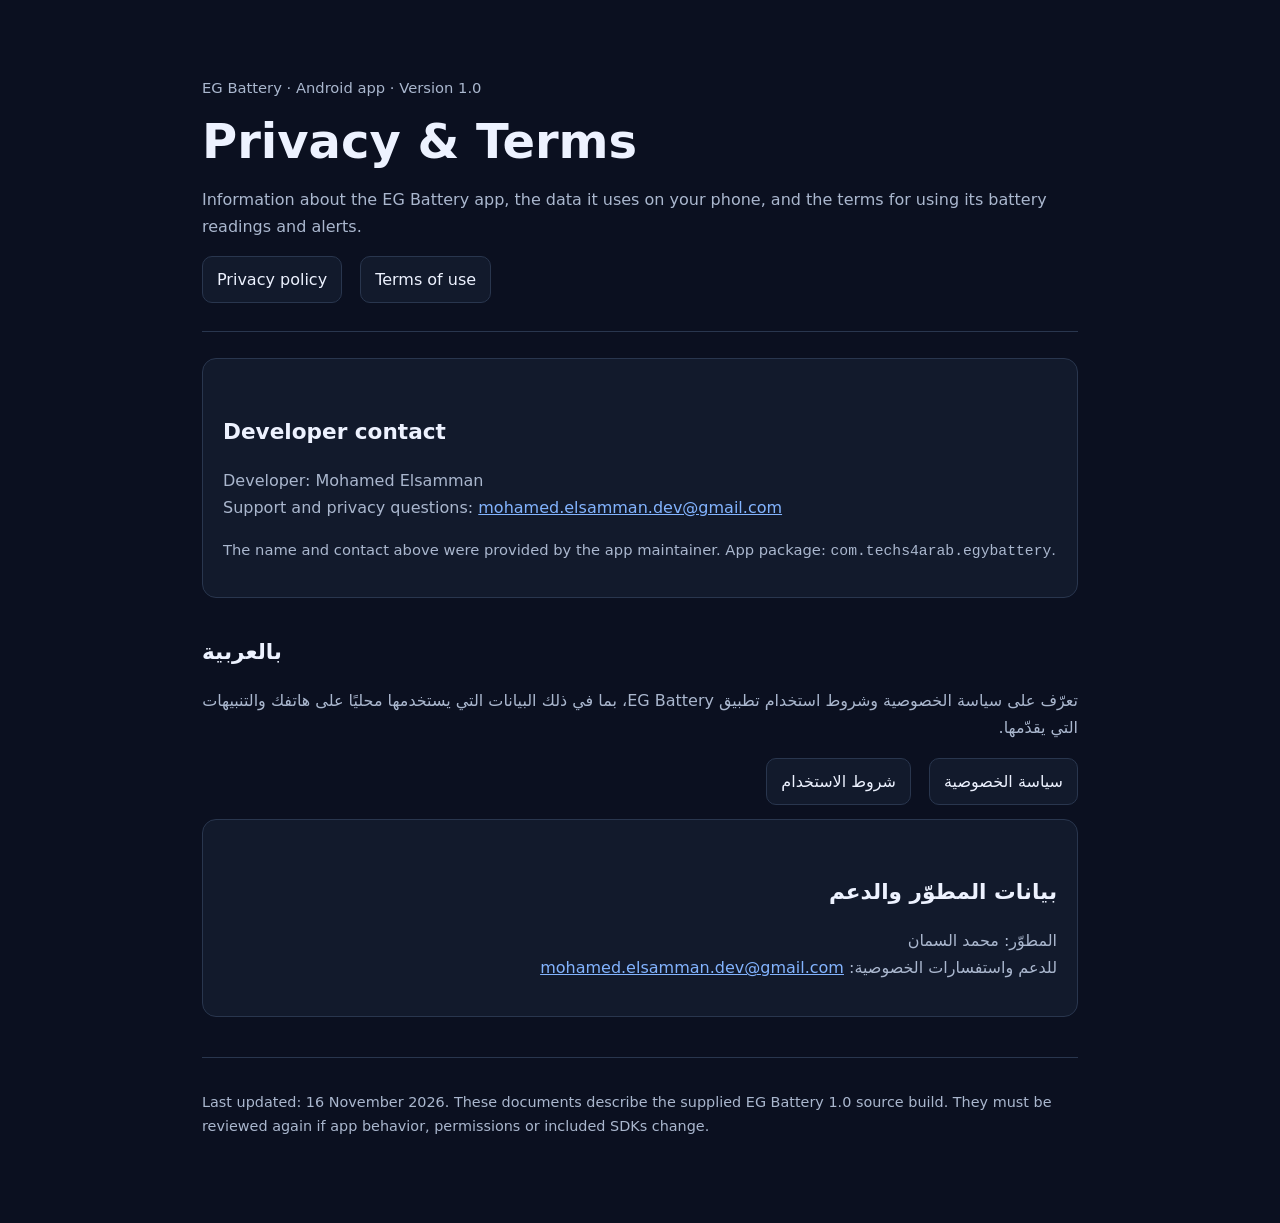
<file: index.html>
<!doctype html><html lang="en"><head><meta charset="utf-8"><meta name="viewport" content="width=device-width,initial-scale=1"><meta name="description" content="EG Battery privacy policy and terms of use."><title>EG Battery — Privacy & Terms</title><link rel="stylesheet" href="style.css"></head><body><main><header><p class="meta">EG Battery · Android app · Version 1.0</p><h1>Privacy & Terms</h1><p>Information about the EG Battery app, the data it uses on your phone, and the terms for using its battery readings and alerts.</p><nav><a href="privacy.html">Privacy policy</a><a href="terms.html">Terms of use</a></nav></header><section class="card"><h2>Developer contact</h2><p>Developer: Mohamed Elsamman<br>Support and privacy questions: <a href="mailto:mohamed.elsamman.dev@gmail.com">mohamed.elsamman.dev@gmail.com</a></p><p class="meta">The name and contact above were provided by the app maintainer. App package: <code>com.techs4arab.egybattery</code>.</p></section><h2>بالعربية</h2><p dir="rtl">تعرّف على سياسة الخصوصية وشروط استخدام تطبيق EG Battery، بما في ذلك البيانات التي يستخدمها محليًا على هاتفك والتنبيهات التي يقدّمها.</p><nav dir="rtl"><a href="privacy.html#ar">سياسة الخصوصية</a><a href="terms.html#ar">شروط الاستخدام</a></nav><section class="card" dir="rtl"><h2>بيانات المطوّر والدعم</h2><p>المطوّر: محمد السمان<br>للدعم واستفسارات الخصوصية: <a href="mailto:mohamed.elsamman.dev@gmail.com">mohamed.elsamman.dev@gmail.com</a></p></section><footer><p>Last updated: 16 November 2026. These documents describe the supplied EG Battery 1.0 source build. They must be reviewed again if app behavior, permissions or included SDKs change.</p></footer></main></body></html>
</file>
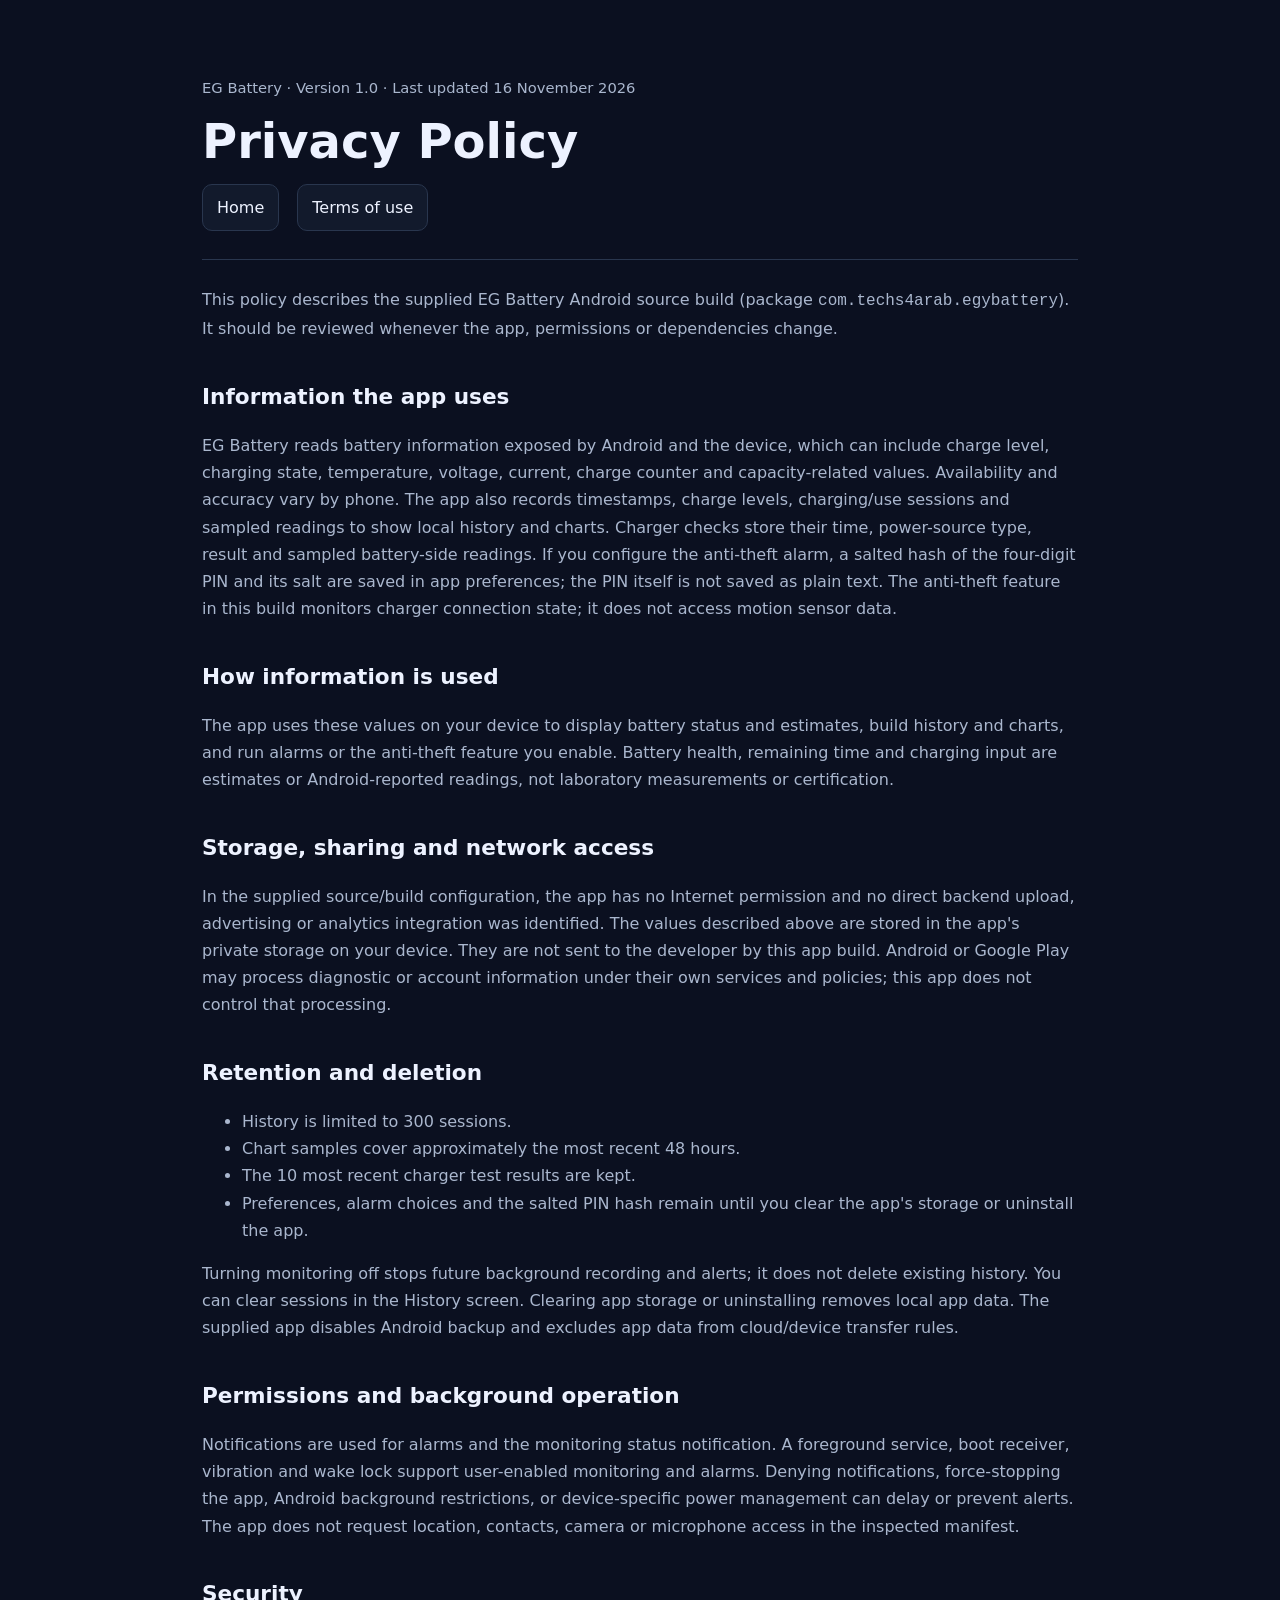
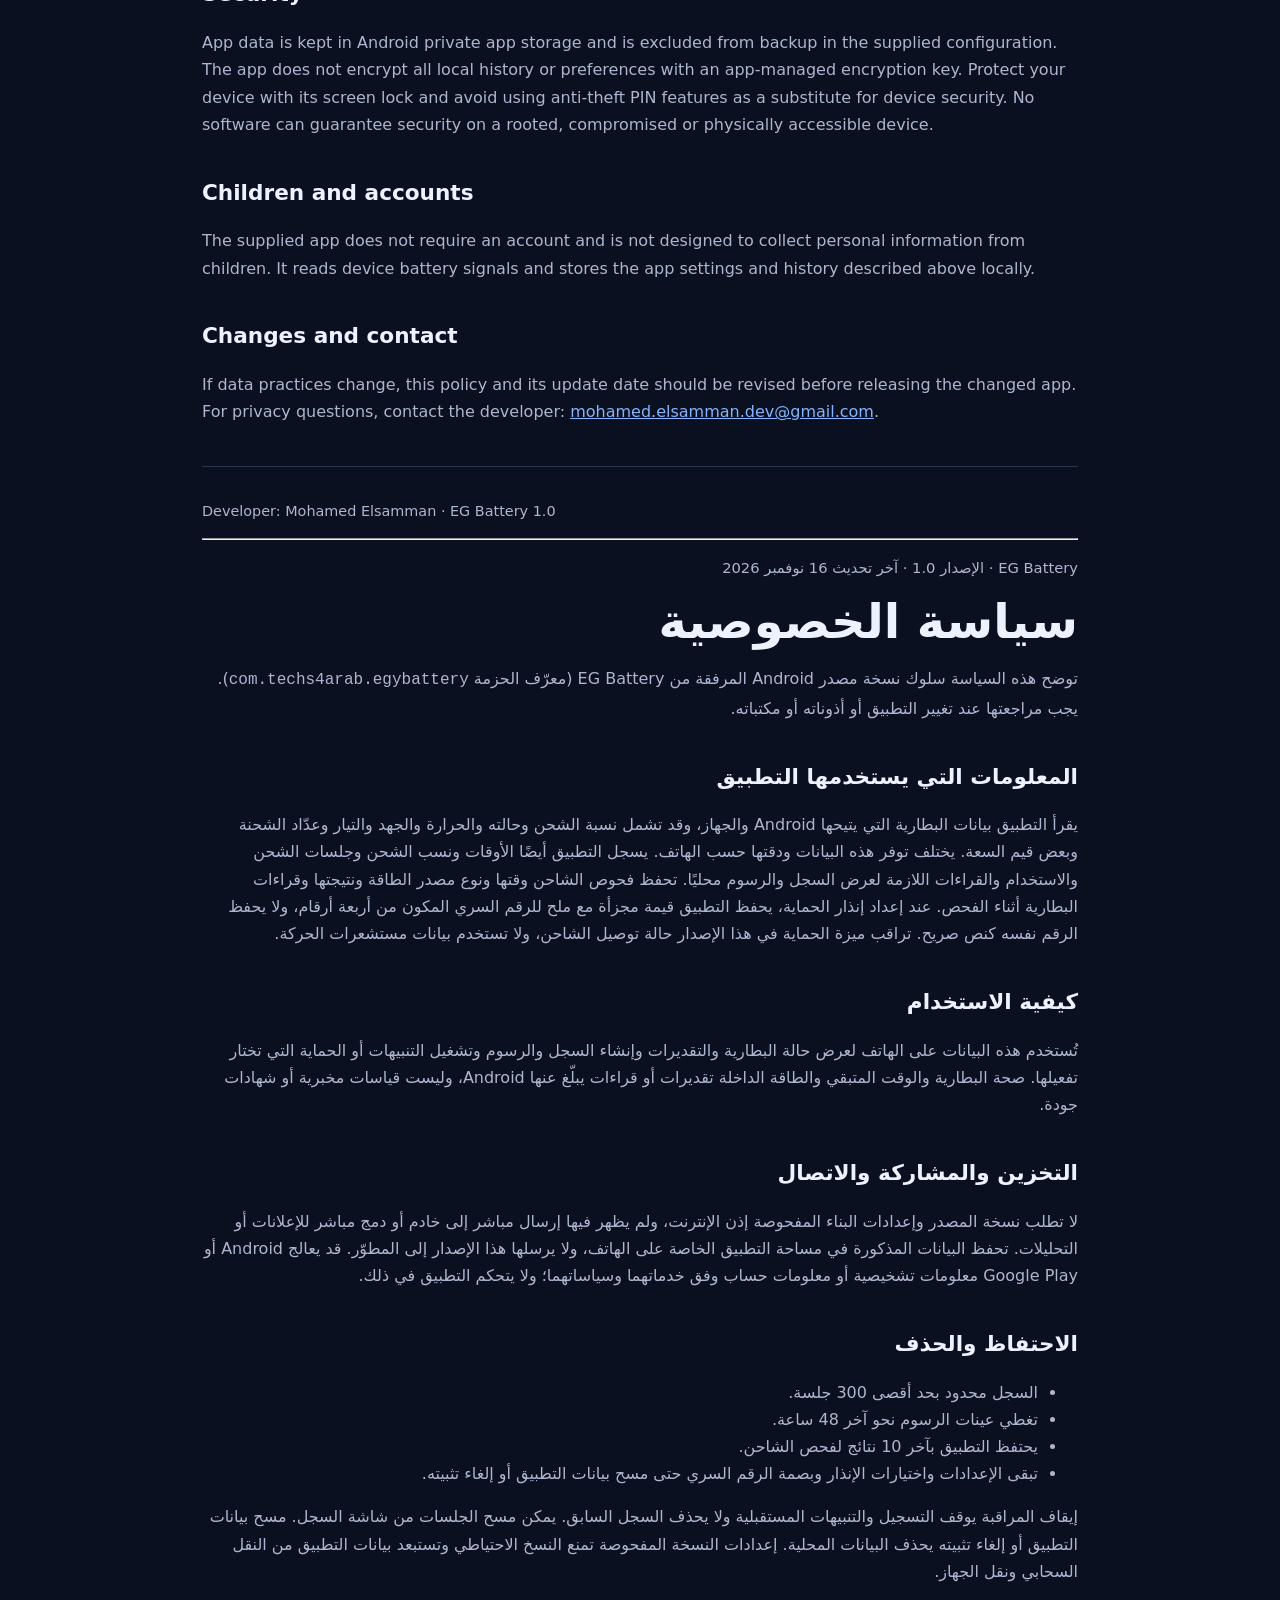
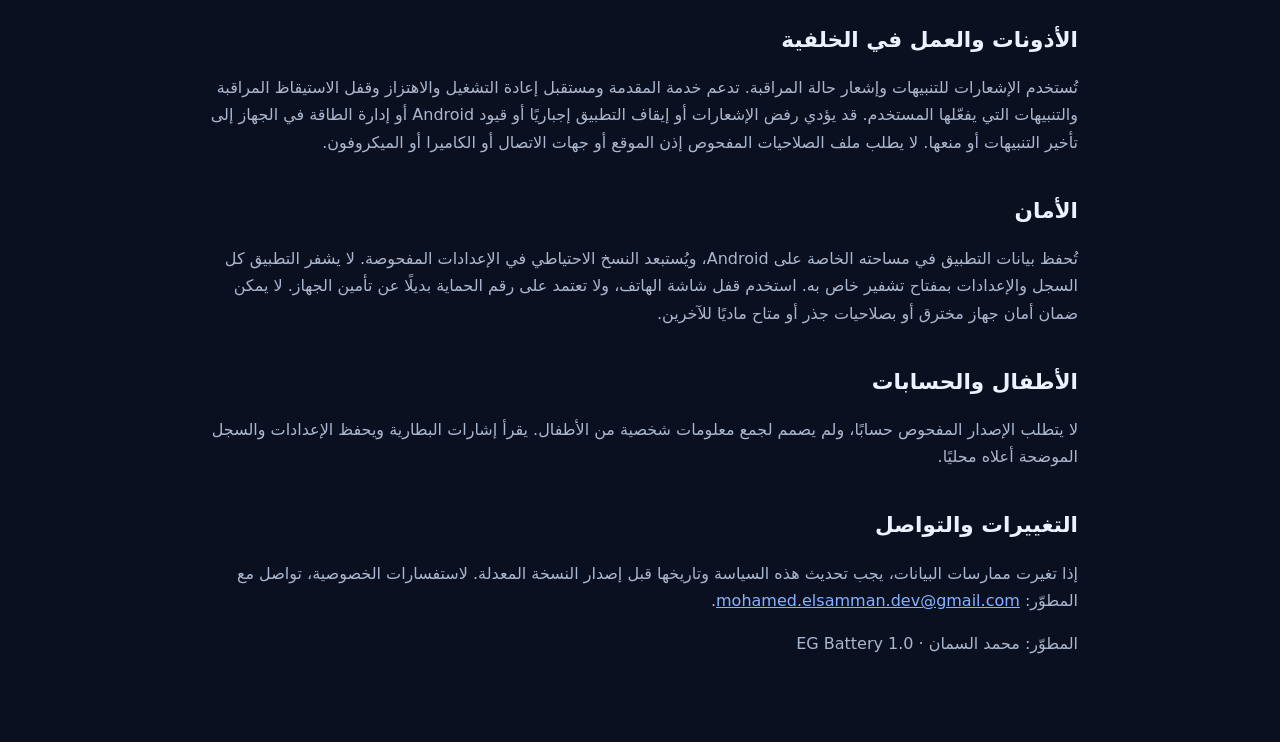
<file: privacy.html>
<!doctype html><html lang="en"><head><meta charset="utf-8"><meta name="viewport" content="width=device-width,initial-scale=1"><title>EG Battery — Privacy Policy</title><link rel="stylesheet" href="style.css"></head><body><main><header><p class="meta">EG Battery · Version 1.0 · Last updated 16 November 2026</p><h1>Privacy Policy</h1><nav><a href="index.html">Home</a><a href="terms.html">Terms of use</a></nav></header><p>This policy describes the supplied EG Battery Android source build (package <code>com.techs4arab.egybattery</code>). It should be reviewed whenever the app, permissions or dependencies change.</p>
<h2>Information the app uses</h2><p>EG Battery reads battery information exposed by Android and the device, which can include charge level, charging state, temperature, voltage, current, charge counter and capacity-related values. Availability and accuracy vary by phone. The app also records timestamps, charge levels, charging/use sessions and sampled readings to show local history and charts. Charger checks store their time, power-source type, result and sampled battery-side readings. If you configure the anti-theft alarm, a salted hash of the four-digit PIN and its salt are saved in app preferences; the PIN itself is not saved as plain text. The anti-theft feature in this build monitors charger connection state; it does not access motion sensor data.</p>
<h2>How information is used</h2><p>The app uses these values on your device to display battery status and estimates, build history and charts, and run alarms or the anti-theft feature you enable. Battery health, remaining time and charging input are estimates or Android-reported readings, not laboratory measurements or certification.</p>
<h2>Storage, sharing and network access</h2><p>In the supplied source/build configuration, the app has no Internet permission and no direct backend upload, advertising or analytics integration was identified. The values described above are stored in the app's private storage on your device. They are not sent to the developer by this app build. Android or Google Play may process diagnostic or account information under their own services and policies; this app does not control that processing.</p>
<h2>Retention and deletion</h2><ul><li>History is limited to 300 sessions.</li><li>Chart samples cover approximately the most recent 48 hours.</li><li>The 10 most recent charger test results are kept.</li><li>Preferences, alarm choices and the salted PIN hash remain until you clear the app's storage or uninstall the app.</li></ul><p>Turning monitoring off stops future background recording and alerts; it does not delete existing history. You can clear sessions in the History screen. Clearing app storage or uninstalling removes local app data. The supplied app disables Android backup and excludes app data from cloud/device transfer rules.</p>
<h2>Permissions and background operation</h2><p>Notifications are used for alarms and the monitoring status notification. A foreground service, boot receiver, vibration and wake lock support user-enabled monitoring and alarms. Denying notifications, force-stopping the app, Android background restrictions, or device-specific power management can delay or prevent alerts. The app does not request location, contacts, camera or microphone access in the inspected manifest.</p>
<h2>Security</h2><p>App data is kept in Android private app storage and is excluded from backup in the supplied configuration. The app does not encrypt all local history or preferences with an app-managed encryption key. Protect your device with its screen lock and avoid using anti-theft PIN features as a substitute for device security. No software can guarantee security on a rooted, compromised or physically accessible device.</p>
<h2>Children and accounts</h2><p>The supplied app does not require an account and is not designed to collect personal information from children. It reads device battery signals and stores the app settings and history described above locally.</p>
<h2>Changes and contact</h2><p>If data practices change, this policy and its update date should be revised before releasing the changed app. For privacy questions, contact the developer: <a href="mailto:mohamed.elsamman.dev@gmail.com">mohamed.elsamman.dev@gmail.com</a>.</p>
<footer><p>Developer: Mohamed Elsamman · EG Battery 1.0</p></footer>
<hr><article id="ar" lang="ar" dir="rtl"><p class="meta">EG Battery · الإصدار 1.0 · آخر تحديث 16 نوفمبر 2026</p><h1>سياسة الخصوصية</h1><p>توضح هذه السياسة سلوك نسخة مصدر Android المرفقة من EG Battery (معرّف الحزمة <code dir="ltr">com.techs4arab.egybattery</code>). يجب مراجعتها عند تغيير التطبيق أو أذوناته أو مكتباته.</p>
<h2>المعلومات التي يستخدمها التطبيق</h2><p>يقرأ التطبيق بيانات البطارية التي يتيحها Android والجهاز، وقد تشمل نسبة الشحن وحالته والحرارة والجهد والتيار وعدّاد الشحنة وبعض قيم السعة. يختلف توفر هذه البيانات ودقتها حسب الهاتف. يسجل التطبيق أيضًا الأوقات ونسب الشحن وجلسات الشحن والاستخدام والقراءات اللازمة لعرض السجل والرسوم محليًا. تحفظ فحوص الشاحن وقتها ونوع مصدر الطاقة ونتيجتها وقراءات البطارية أثناء الفحص. عند إعداد إنذار الحماية، يحفظ التطبيق قيمة مجزأة مع ملح للرقم السري المكون من أربعة أرقام، ولا يحفظ الرقم نفسه كنص صريح. تراقب ميزة الحماية في هذا الإصدار حالة توصيل الشاحن، ولا تستخدم بيانات مستشعرات الحركة.</p>
<h2>كيفية الاستخدام</h2><p>تُستخدم هذه البيانات على الهاتف لعرض حالة البطارية والتقديرات وإنشاء السجل والرسوم وتشغيل التنبيهات أو الحماية التي تختار تفعيلها. صحة البطارية والوقت المتبقي والطاقة الداخلة تقديرات أو قراءات يبلّغ عنها Android، وليست قياسات مخبرية أو شهادات جودة.</p>
<h2>التخزين والمشاركة والاتصال</h2><p>لا تطلب نسخة المصدر وإعدادات البناء المفحوصة إذن الإنترنت، ولم يظهر فيها إرسال مباشر إلى خادم أو دمج مباشر للإعلانات أو التحليلات. تحفظ البيانات المذكورة في مساحة التطبيق الخاصة على الهاتف، ولا يرسلها هذا الإصدار إلى المطوّر. قد يعالج Android أو Google Play معلومات تشخيصية أو معلومات حساب وفق خدماتهما وسياساتهما؛ ولا يتحكم التطبيق في ذلك.</p>
<h2>الاحتفاظ والحذف</h2><ul><li>السجل محدود بحد أقصى 300 جلسة.</li><li>تغطي عينات الرسوم نحو آخر 48 ساعة.</li><li>يحتفظ التطبيق بآخر 10 نتائج لفحص الشاحن.</li><li>تبقى الإعدادات واختيارات الإنذار وبصمة الرقم السري حتى مسح بيانات التطبيق أو إلغاء تثبيته.</li></ul><p>إيقاف المراقبة يوقف التسجيل والتنبيهات المستقبلية ولا يحذف السجل السابق. يمكن مسح الجلسات من شاشة السجل. مسح بيانات التطبيق أو إلغاء تثبيته يحذف البيانات المحلية. إعدادات النسخة المفحوصة تمنع النسخ الاحتياطي وتستبعد بيانات التطبيق من النقل السحابي ونقل الجهاز.</p>
<h2>الأذونات والعمل في الخلفية</h2><p>تُستخدم الإشعارات للتنبيهات وإشعار حالة المراقبة. تدعم خدمة المقدمة ومستقبل إعادة التشغيل والاهتزاز وقفل الاستيقاظ المراقبة والتنبيهات التي يفعّلها المستخدم. قد يؤدي رفض الإشعارات أو إيقاف التطبيق إجباريًا أو قيود Android أو إدارة الطاقة في الجهاز إلى تأخير التنبيهات أو منعها. لا يطلب ملف الصلاحيات المفحوص إذن الموقع أو جهات الاتصال أو الكاميرا أو الميكروفون.</p>
<h2>الأمان</h2><p>تُحفظ بيانات التطبيق في مساحته الخاصة على Android، ويُستبعد النسخ الاحتياطي في الإعدادات المفحوصة. لا يشفر التطبيق كل السجل والإعدادات بمفتاح تشفير خاص به. استخدم قفل شاشة الهاتف، ولا تعتمد على رقم الحماية بديلًا عن تأمين الجهاز. لا يمكن ضمان أمان جهاز مخترق أو بصلاحيات جذر أو متاح ماديًا للآخرين.</p>
<h2>الأطفال والحسابات</h2><p>لا يتطلب الإصدار المفحوص حسابًا، ولم يصمم لجمع معلومات شخصية من الأطفال. يقرأ إشارات البطارية ويحفظ الإعدادات والسجل الموضحة أعلاه محليًا.</p>
<h2>التغييرات والتواصل</h2><p>إذا تغيرت ممارسات البيانات، يجب تحديث هذه السياسة وتاريخها قبل إصدار النسخة المعدلة. لاستفسارات الخصوصية، تواصل مع المطوّر: <a href="mailto:mohamed.elsamman.dev@gmail.com">mohamed.elsamman.dev@gmail.com</a>.</p><p>المطوّر: محمد السمان · EG Battery 1.0</p></article></main></body></html>
</file>
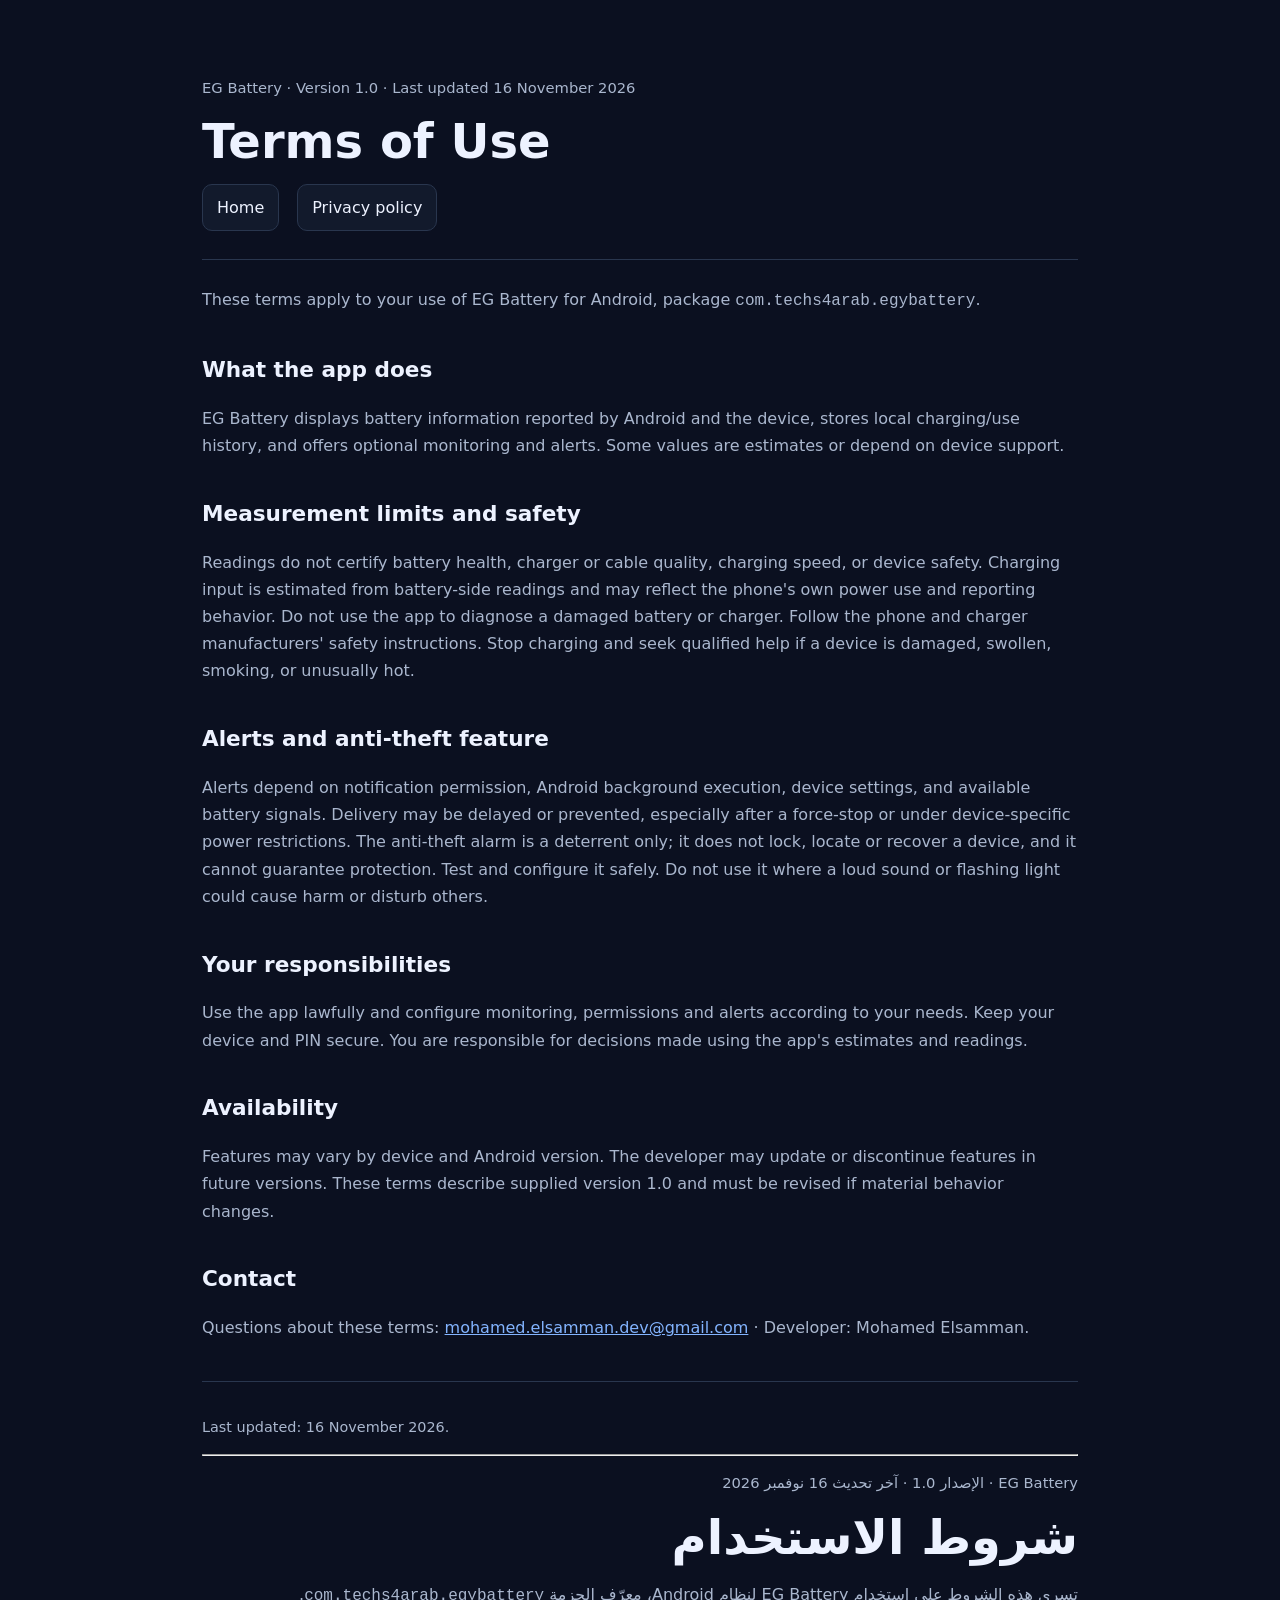
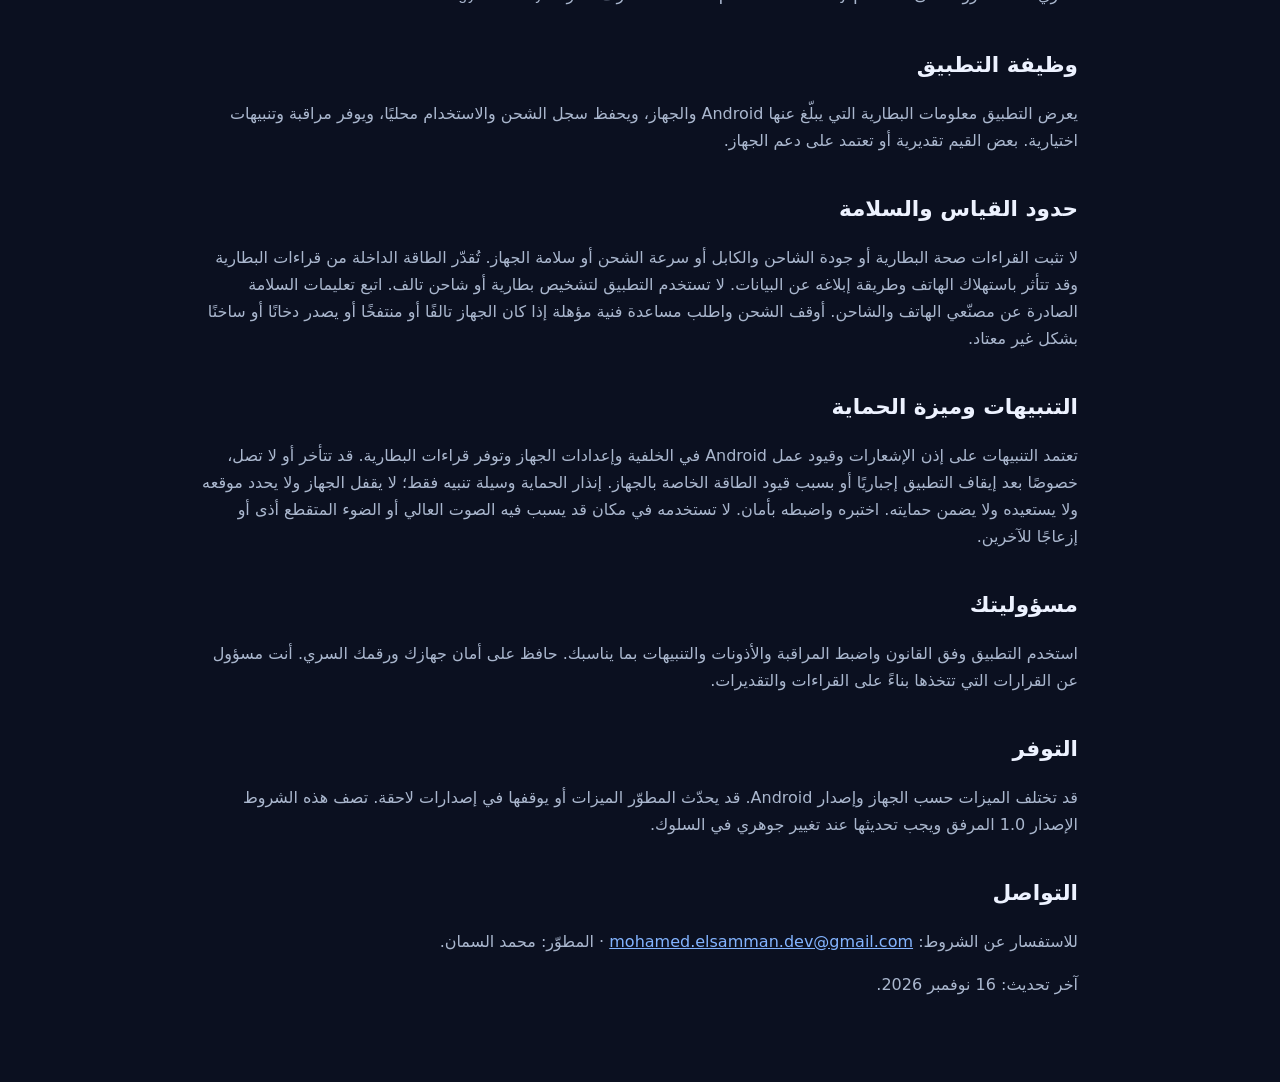
<file: terms.html>
<!doctype html><html lang="en"><head><meta charset="utf-8"><meta name="viewport" content="width=device-width,initial-scale=1"><title>EG Battery — Terms of Use</title><link rel="stylesheet" href="style.css"></head><body><main><header><p class="meta">EG Battery · Version 1.0 · Last updated 16 November 2026</p><h1>Terms of Use</h1><nav><a href="index.html">Home</a><a href="privacy.html">Privacy policy</a></nav></header><p>These terms apply to your use of EG Battery for Android, package <code>com.techs4arab.egybattery</code>.</p>
<h2>What the app does</h2><p>EG Battery displays battery information reported by Android and the device, stores local charging/use history, and offers optional monitoring and alerts. Some values are estimates or depend on device support.</p>
<h2>Measurement limits and safety</h2><p>Readings do not certify battery health, charger or cable quality, charging speed, or device safety. Charging input is estimated from battery-side readings and may reflect the phone's own power use and reporting behavior. Do not use the app to diagnose a damaged battery or charger. Follow the phone and charger manufacturers' safety instructions. Stop charging and seek qualified help if a device is damaged, swollen, smoking, or unusually hot.</p>
<h2>Alerts and anti-theft feature</h2><p>Alerts depend on notification permission, Android background execution, device settings, and available battery signals. Delivery may be delayed or prevented, especially after a force-stop or under device-specific power restrictions. The anti-theft alarm is a deterrent only; it does not lock, locate or recover a device, and it cannot guarantee protection. Test and configure it safely. Do not use it where a loud sound or flashing light could cause harm or disturb others.</p>
<h2>Your responsibilities</h2><p>Use the app lawfully and configure monitoring, permissions and alerts according to your needs. Keep your device and PIN secure. You are responsible for decisions made using the app's estimates and readings.</p>
<h2>Availability</h2><p>Features may vary by device and Android version. The developer may update or discontinue features in future versions. These terms describe supplied version 1.0 and must be revised if material behavior changes.</p>
<h2>Contact</h2><p>Questions about these terms: <a href="mailto:mohamed.elsamman.dev@gmail.com">mohamed.elsamman.dev@gmail.com</a> · Developer: Mohamed Elsamman.</p>
<footer><p>Last updated: 16 November 2026.</p></footer>
<hr><article id="ar" lang="ar" dir="rtl"><p class="meta">EG Battery · الإصدار 1.0 · آخر تحديث 16 نوفمبر 2026</p><h1>شروط الاستخدام</h1><p>تسري هذه الشروط على استخدام EG Battery لنظام Android، معرّف الحزمة <code dir="ltr">com.techs4arab.egybattery</code>.</p>
<h2>وظيفة التطبيق</h2><p>يعرض التطبيق معلومات البطارية التي يبلّغ عنها Android والجهاز، ويحفظ سجل الشحن والاستخدام محليًا، ويوفر مراقبة وتنبيهات اختيارية. بعض القيم تقديرية أو تعتمد على دعم الجهاز.</p>
<h2>حدود القياس والسلامة</h2><p>لا تثبت القراءات صحة البطارية أو جودة الشاحن والكابل أو سرعة الشحن أو سلامة الجهاز. تُقدّر الطاقة الداخلة من قراءات البطارية وقد تتأثر باستهلاك الهاتف وطريقة إبلاغه عن البيانات. لا تستخدم التطبيق لتشخيص بطارية أو شاحن تالف. اتبع تعليمات السلامة الصادرة عن مصنّعي الهاتف والشاحن. أوقف الشحن واطلب مساعدة فنية مؤهلة إذا كان الجهاز تالفًا أو منتفخًا أو يصدر دخانًا أو ساخنًا بشكل غير معتاد.</p>
<h2>التنبيهات وميزة الحماية</h2><p>تعتمد التنبيهات على إذن الإشعارات وقيود عمل Android في الخلفية وإعدادات الجهاز وتوفر قراءات البطارية. قد تتأخر أو لا تصل، خصوصًا بعد إيقاف التطبيق إجباريًا أو بسبب قيود الطاقة الخاصة بالجهاز. إنذار الحماية وسيلة تنبيه فقط؛ لا يقفل الجهاز ولا يحدد موقعه ولا يستعيده ولا يضمن حمايته. اختبره واضبطه بأمان. لا تستخدمه في مكان قد يسبب فيه الصوت العالي أو الضوء المتقطع أذى أو إزعاجًا للآخرين.</p>
<h2>مسؤوليتك</h2><p>استخدم التطبيق وفق القانون واضبط المراقبة والأذونات والتنبيهات بما يناسبك. حافظ على أمان جهازك ورقمك السري. أنت مسؤول عن القرارات التي تتخذها بناءً على القراءات والتقديرات.</p>
<h2>التوفر</h2><p>قد تختلف الميزات حسب الجهاز وإصدار Android. قد يحدّث المطوّر الميزات أو يوقفها في إصدارات لاحقة. تصف هذه الشروط الإصدار 1.0 المرفق ويجب تحديثها عند تغيير جوهري في السلوك.</p>
<h2>التواصل</h2><p>للاستفسار عن الشروط: <a href="mailto:mohamed.elsamman.dev@gmail.com">mohamed.elsamman.dev@gmail.com</a> · المطوّر: محمد السمان.</p><p>آخر تحديث: 16 نوفمبر 2026.</p></article></main></body></html>
</file>
<file: style.css>
:root{color-scheme:light dark;--bg:#0b1020;--panel:#121a2c;--ink:#edf2ff;--muted:#aab7ce;--accent:#3985ff;--line:#29364e}*{box-sizing:border-box}body{margin:0;background:var(--bg);color:var(--ink);font:16px/1.7 system-ui,-apple-system,"Segoe UI",sans-serif}main{max-width:920px;margin:0 auto;padding:32px 22px 72px}header{padding:28px 0;border-bottom:1px solid var(--line);margin-bottom:26px}h1{font-size:clamp(2rem,5vw,3rem);line-height:1.15;margin:.3em 0}h2{margin:1.7em 0 .4em;font-size:1.35rem}p,li{color:var(--muted)}a{color:#83b4ff}nav{display:flex;gap:18px;flex-wrap:wrap}nav a,.button{color:var(--ink);background:var(--panel);padding:9px 14px;border-radius:10px;text-decoration:none;border:1px solid var(--line)}.meta{color:var(--muted);font-size:.92rem}.card{background:var(--panel);border:1px solid var(--line);padding:18px 20px;border-radius:14px;margin:14px 0}details{border-top:1px solid var(--line);margin-top:30px;padding-top:15px}summary{cursor:pointer;color:#9dc5ff;font-weight:650}footer{border-top:1px solid var(--line);margin-top:40px;padding-top:18px;color:var(--muted);font-size:.9rem}code{overflow-wrap:anywhere}
</file>
